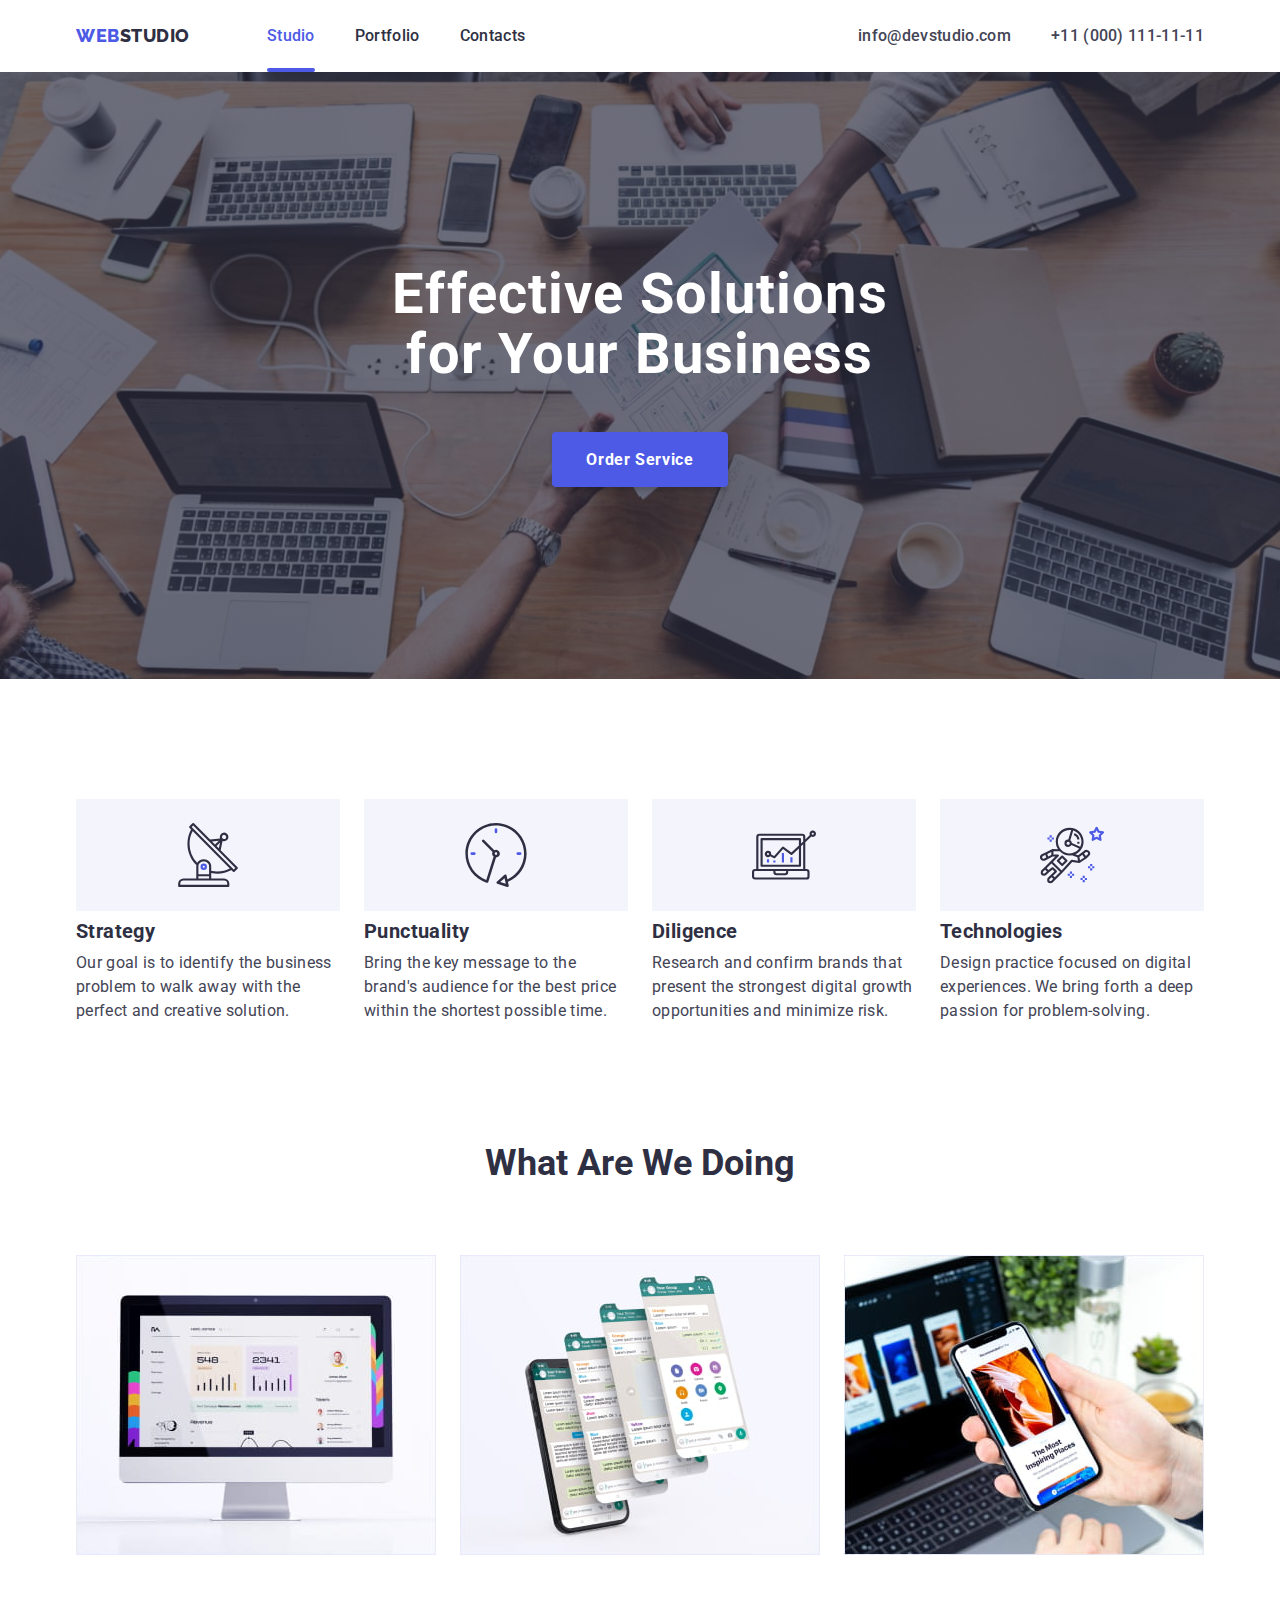
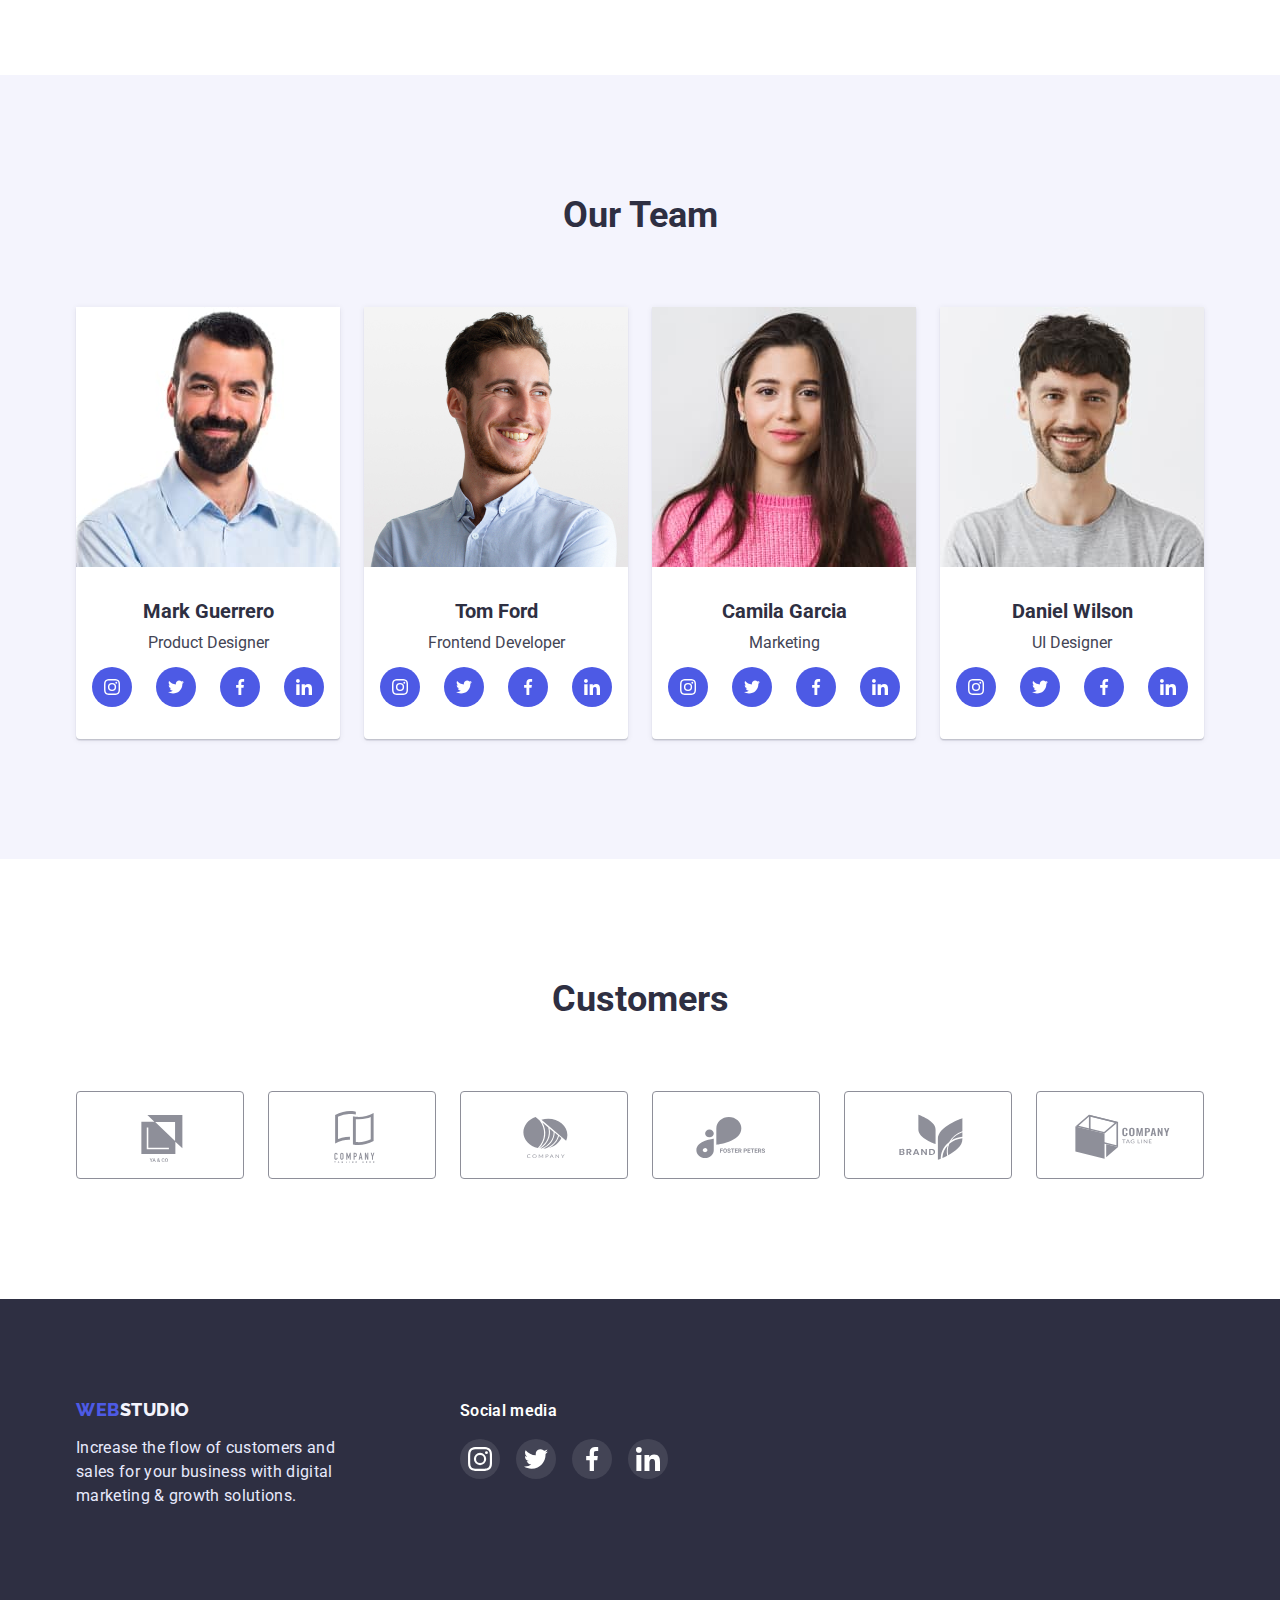
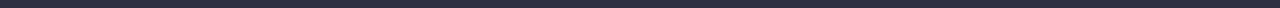
<file: index.html>
<!DOCTYPE html>
<html lang="en">
  <head>
    <link
      rel="stylesheet"
      href="https://cdnjs.cloudflare.com/ajax/libs/modern-normalize/1.0.0/modern-normalize.min.css"
    />
    <meta charset="UTF-8" />
    <meta http-equiv="X-UA-Compatible" content="IE=edge" />
    <meta name="viewport" content="width=device-width, initial-scale=1.0" />
    <title>Web Studio</title>
    <link rel="preconnect" href="https://fonts.googleapis.com" />
    <link rel="preconnect" href="https://fonts.gstatic.com" crossorigin />
    <link
      href="https://fonts.googleapis.com/css2?family=Raleway:wght@800&family=Roboto:wght@400;500;700;900&display=swap"
      rel="stylesheet"
    />
    <link rel="stylesheet" href="./css/styles.css" />
  </head>

  <body>
    <!-- HEADER -->

    <header>
      <nav>
        <div class="container">
          <div class="header-nav">
            <div class="logo">
              <a href="./index.html" class="logo-web"
                >WEB<span class="logo-studio-header">STUDIO</span></a
              >
            </div>

            <ul class="header-links">
              <li>
                <a class="header-link current" href="./index.html">Studio</a>
              </li>

              <li>
                <a class="header-link" href="./portfolio.html">Portfolio</a>
              </li>

              <li><a class="header-link" href="">Contacts</a></li>
            </ul>

            <ul class="header-contacts">
              <li>
                <a class="header-contact" href="mailto:info@devstudio.com"
                  >info@devstudio.com</a
                >
              </li>

              <li>
                <a class="header-contact" href="tel:+110001111111"
                  >+11 (000) 111-11-11</a
                >
              </li>
            </ul>
          </div>
        </div>
      </nav>
    </header>

    <main>
      <!-- HERO -->

      <section class="section-hero">
        <div class="container">
          <h1 class="title-hero">Effective Solutions for Your Business</h1>
          <button class="button-hero" type="button" data-modal-open>
            Order Service
          </button>
        </div>
      </section>

      <!-- SCILLS -->

      <section class="scills-padding">
        <div class="container">
          <h2 class="scills-title-visually-hidden">Skills</h2>

          <ul class="scills-card-set">
            <li class="scills-card-gap">
              <div class="scills-icon-bg">
                <svg class="icon-antenna" height="64" width="64">
                  <use href="./images/sprite.svg#antenna"></use>
                </svg>
              </div>
              <h3 class="scills-title">Strategy</h3>
              <p class="scills-text">
                Our goal is to identify the business problem to walk away with
                the perfect and creative solution.
              </p>
            </li>

            <li class="scills-card-gap">
              <div class="scills-icon-bg">
                <svg class="scills-icon">
                  <use href="./images/sprite.svg#clock"></use>
                </svg>
              </div>
              <h3 class="scills-title">Punctuality</h3>
              <p class="scills-text">
                Bring the key message to the brand's audience for the best price
                within the shortest possible time.
              </p>
            </li>

            <li class="scills-card-gap">
              <div class="scills-icon-bg">
                <svg class="scills-icon">
                  <use href="./images/sprite.svg#diagram"></use>
                </svg>
              </div>
              <h3 class="scills-title">Diligence</h3>
              <p class="scills-text">
                Research and confirm brands that present the strongest digital
                growth opportunities and minimize risk.
              </p>
            </li>

            <li class="scills-card-gap">
              <div class="scills-icon-bg">
                <svg class="scills-icon">
                  <use href="./images/sprite.svg#astronaut"></use>
                </svg>
              </div>
              <h3 class="scills-title">Technologies</h3>
              <p class="scills-text">
                Design practice focused on digital experiences. We bring forth a
                deep passion for problem-solving.
              </p>
            </li>
          </ul>
        </div>
      </section>

      <!-- SECTION WITH WORKS -->
      <section class="works-padding">
        <div class="container">
          <h2 class="photo-title">What Are We Doing</h2>

          <ul class="photo-card-set">
            <li class="image-size">
              <img src="./images/pc.jpg" alt="photo of pc" width="360" />
            </li>

            <li class="image-size">
              <img
                src="./images/mobile.jpg"
                alt="photo of mobile"
                width="360"
              />
            </li>

            <li class="image-size">
              <img
                src="./images/notebook.jpg"
                alt="photo of notebook"
                width="360"
              />
            </li>
          </ul>
        </div>
      </section>

      <!-- TEAM CARDS -->

      <section class="team-style">
        <div class="container">
          <h2 class="team-title">Our Team</h2>

          <ul class="team-card-set">
            <li class="unit-of-team">
              <img
                class="image-size"
                src="./images/markguerrero.jpg"
                alt="photo of mark guerrero"
              />
              <div class="team-card-text">
                <h3 class="unit-title">Mark Guerrero</h3>
                <p class="unit-text">Product Designer</p>
                <ul class="sonet-set">
                  <li class="sonet-unit">
                    <a class="sonet-link" href="">
                      <svg class="sonet-icon">
                        <use href="./images/sprite.svg#instagram"></use>
                      </svg>
                    </a>
                  </li>
                  <li class="sonet-unit">
                    <a class="sonet-link" href="">
                      <svg class="sonet-icon">
                        <use href="./images/sprite.svg#twitter"></use>
                      </svg>
                    </a>
                  </li>
                  <li class="sonet-unit">
                    <a class="sonet-link" href="">
                      <svg class="sonet-icon">
                        <use href="./images/sprite.svg#facebook"></use>
                      </svg>
                    </a>
                  </li>
                  <li class="sonet-unit">
                    <a class="sonet-link" href="">
                      <svg class="sonet-icon">
                        <use href="./images/sprite.svg#linkedin"></use>
                      </svg>
                    </a>
                  </li>
                </ul>
              </div>
            </li>

            <li class="unit-of-team">
              <img
                class="image-size"
                src="./images/tomford.jpg"
                alt="photo of tom ford"
              />
              <div class="team-card-text">
                <h3 class="unit-title">Tom Ford</h3>
                <p class="unit-text">Frontend Developer</p>
                <ul class="sonet-set">
                  <li class="sonet-unit">
                    <a class="sonet-link" href="">
                      <svg class="sonet-icon">
                        <use href="./images/sprite.svg#instagram"></use>
                      </svg>
                    </a>
                  </li>
                  <li class="sonet-unit">
                    <a class="sonet-link" href="">
                      <svg class="sonet-icon">
                        <use href="./images/sprite.svg#twitter"></use>
                      </svg>
                    </a>
                  </li>
                  <li class="sonet-unit">
                    <a class="sonet-link" href="">
                      <svg class="sonet-icon">
                        <use href="./images/sprite.svg#facebook"></use>
                      </svg>
                    </a>
                  </li>
                  <li class="sonet-unit">
                    <a class="sonet-link" href="">
                      <svg class="sonet-icon">
                        <use href="./images/sprite.svg#linkedin"></use>
                      </svg>
                    </a>
                  </li>
                </ul>
              </div>
            </li>

            <li class="unit-of-team">
              <img
                class="image-size"
                src="./images/camilagarcia.jpg"
                alt="photo of camila garcia"
              />
              <div class="team-card-text">
                <h3 class="unit-title">Camila Garcia</h3>
                <p class="unit-text">Marketing</p>
                <ul class="sonet-set">
                  <li class="sonet-unit">
                    <a class="sonet-link" href="">
                      <svg class="sonet-icon">
                        <use href="./images/sprite.svg#instagram"></use>
                      </svg>
                    </a>
                  </li>
                  <li class="sonet-unit">
                    <a class="sonet-link" href="">
                      <svg class="sonet-icon">
                        <use href="./images/sprite.svg#twitter"></use>
                      </svg>
                    </a>
                  </li>
                  <li class="sonet-unit">
                    <a class="sonet-link" href="">
                      <svg class="sonet-icon">
                        <use href="./images/sprite.svg#facebook"></use>
                      </svg>
                    </a>
                  </li>
                  <li class="sonet-unit">
                    <a class="sonet-link" href="">
                      <svg class="sonet-icon">
                        <use href="./images/sprite.svg#linkedin"></use>
                      </svg>
                    </a>
                  </li>
                </ul>
              </div>
            </li>

            <li class="unit-of-team">
              <img
                class="image-size"
                src="./images/danielwilson.jpg"
                alt="photo of daniel wilson"
              />
              <div class="team-card-text">
                <h3 class="unit-title">Daniel Wilson</h3>
                <p class="unit-text">UI Designer</p>
                <ul class="sonet-set">
                  <li class="sonet-unit">
                    <a class="sonet-link" href="">
                      <svg class="sonet-icon">
                        <use href="./images/sprite.svg#instagram"></use>
                      </svg>
                    </a>
                  </li>
                  <li class="sonet-unit">
                    <a class="sonet-link" href="">
                      <svg class="sonet-icon">
                        <use href="./images/sprite.svg#twitter"></use>
                      </svg>
                    </a>
                  </li>
                  <li class="sonet-unit">
                    <a class="sonet-link" href="">
                      <svg class="sonet-icon">
                        <use href="./images/sprite.svg#facebook"></use>
                      </svg>
                    </a>
                  </li>
                  <li class="sonet-unit">
                    <a class="sonet-link" href="">
                      <svg class="sonet-icon">
                        <use href="./images/sprite.svg#linkedin"></use>
                      </svg>
                    </a>
                  </li>
                </ul>
              </div>
            </li>
          </ul>
        </div>
      </section>
    </main>

    <!-- CUSTOMERS -->

    <section class="customers-section">
      <div class="container">
        <h2 class="customers-title">Customers</h2>
        <ul class="customers-set">
          <li class="customer-unit">
            <a class="customer-link" href="">
              <svg class="customer-icon">
                <use href="./images/sprite.svg#client-1"></use>
              </svg>
            </a>
          </li>
          <li class="customer-unit">
            <a class="customer-link" href="">
              <svg class="customer-icon">
                <use href="./images/sprite.svg#client-2"></use>
              </svg>
            </a>
          </li>
          <li class="customer-unit">
            <a class="customer-link" href="">
              <svg class="customer-icon">
                <use href="./images/sprite.svg#client-3"></use>
              </svg>
            </a>
          </li>
          <li class="customer-unit">
            <a class="customer-link" href="">
              <svg class="customer-icon">
                <use href="./images/sprite.svg#client-4"></use>
              </svg>
            </a>
          </li>
          <li class="customer-unit">
            <a class="customer-link" href="">
              <svg class="customer-icon">
                <use href="./images/sprite.svg#client-5"></use>
              </svg>
            </a>
          </li>
          <li class="customer-unit">
            <a class="customer-link" href="">
              <svg class="customer-icon">
                <use href="./images/sprite.svg#client-6"></use>
              </svg>
            </a>
          </li>
        </ul>
      </div>
    </section>

    <!-- FOOTER -->

    <footer class="footer-style">
      <div class="container">
        <div class="blocks-of-footer">
          <div class="footer-text-block">
            <a href="./index.html" class="logo-web"
              >WEB<span class="logo-studio-footer">STUDIO</span>
            </a>
            <p class="text-of-footer">
              Increase the flow of customers and sales for your business with
              digital marketing & growth solutions.
            </p>
          </div>
          <div class="footer-soc-media">
            <p class="soc-media-title">Social media</p>
            <ul class="footer-sonet-set">
              <li class="footer-sonet-unit">
                <a class="footer-sonet-link" href="">
                  <svg class="footer-sonet-icon">
                    <use href="./images/sprite.svg#instagram"></use>
                  </svg>
                </a>
              </li>
              <li class="footer-sonet-unit">
                <a class="footer-sonet-link" href="">
                  <svg class="footer-sonet-icon">
                    <use href="./images/sprite.svg#twitter"></use>
                  </svg>
                </a>
              </li>
              <li class="footer-sonet-unit">
                <a class="footer-sonet-link" href="">
                  <svg class="footer-sonet-icon">
                    <use href="./images/sprite.svg#facebook"></use>
                  </svg>
                </a>
              </li>
              <li class="footer-sonet-unit">
                <a class="footer-sonet-link" href="">
                  <svg class="footer-sonet-icon">
                    <use href="./images/sprite.svg#linkedin"></use>
                  </svg>
                </a>
              </li>
            </ul>
          </div>
        </div>
      </div>
    </footer>
    <div class="backdrop is-hidden" data-modal>
      <div class="modal">
        <button class="modal-btn-close" data-modal-close></button>
      </div>
    </div>

    <script src="./js/modal.js"></script>
  </body>
</html>
</file>
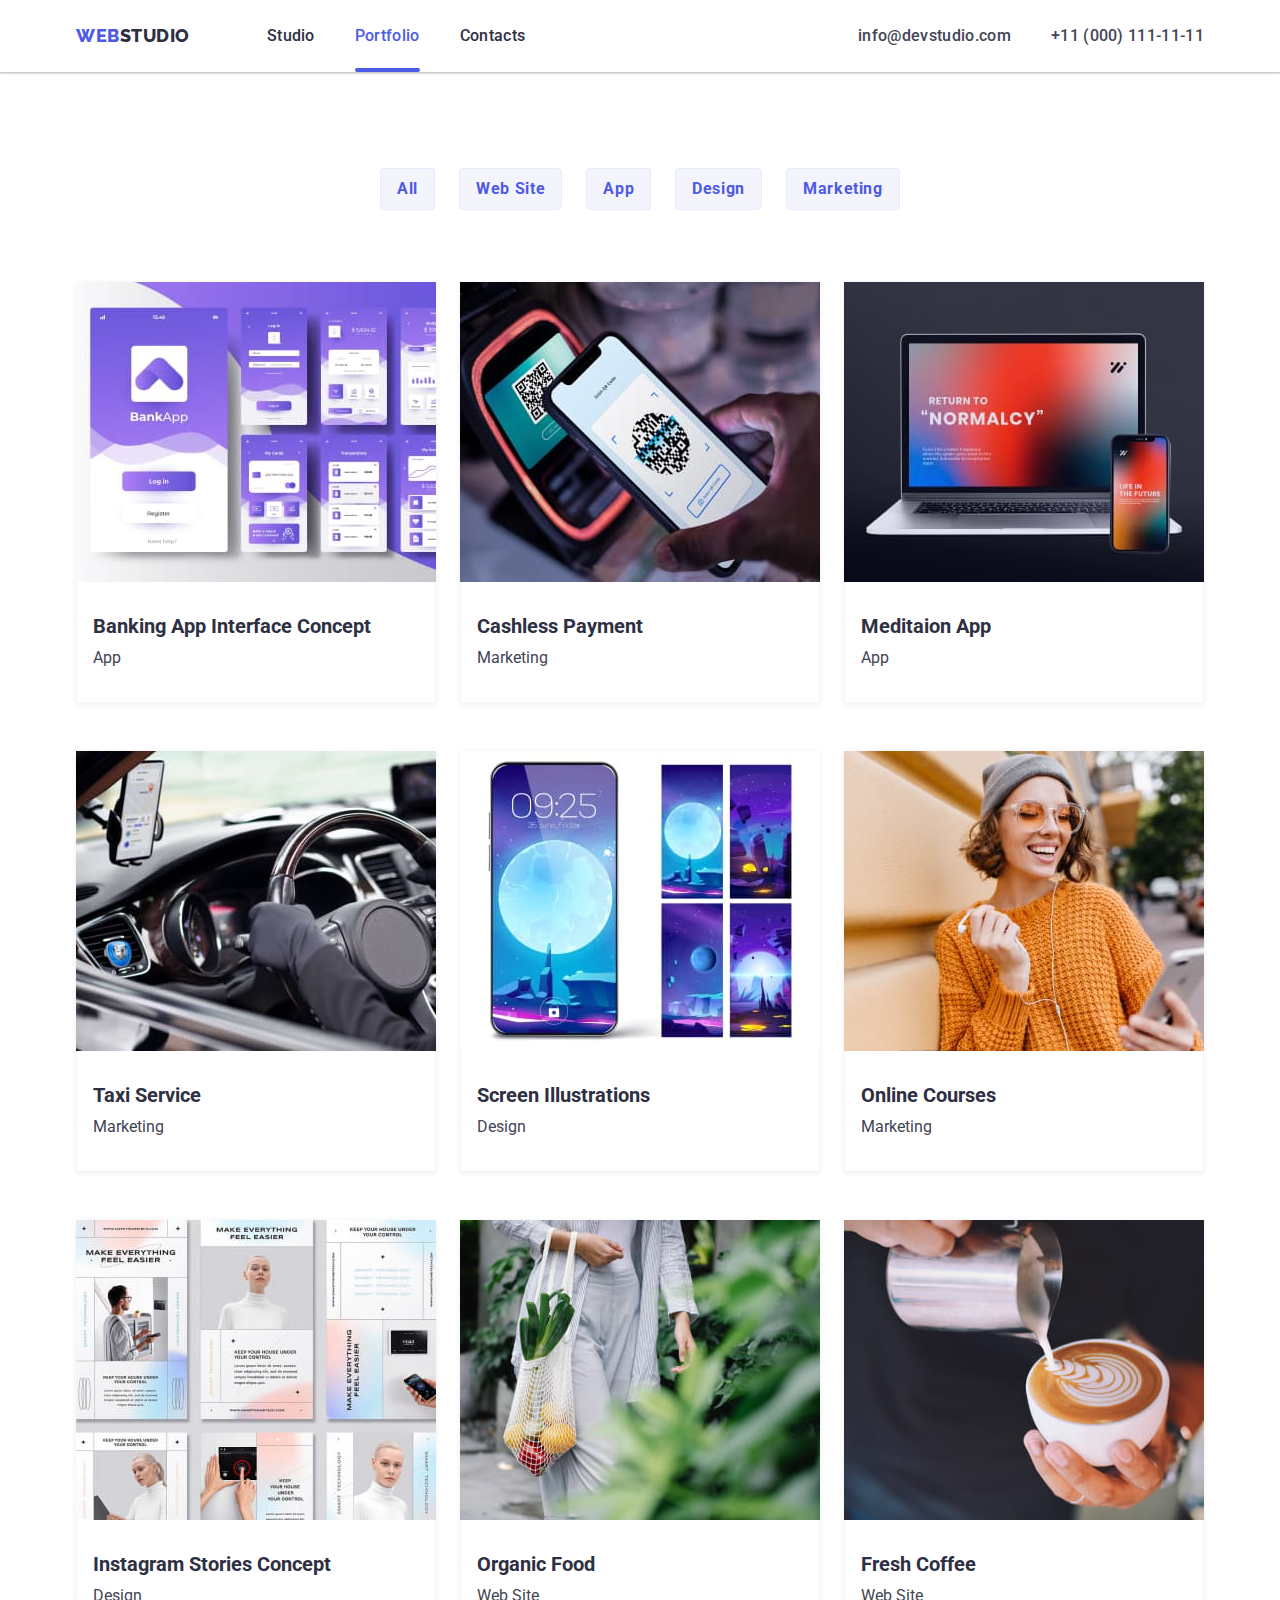
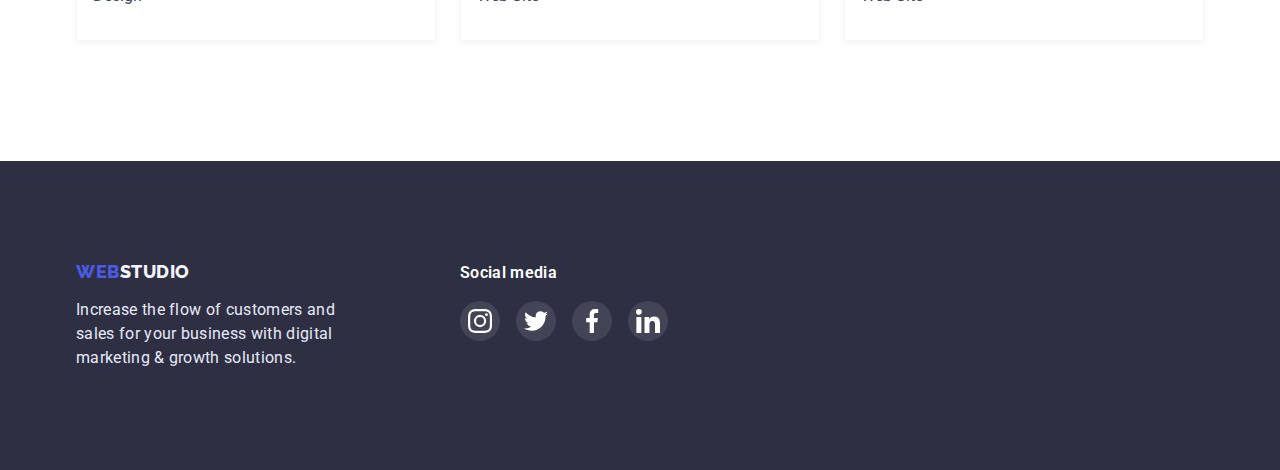
<file: portfolio.html>
<!DOCTYPE html>
<html lang="en">
  <head>
    <link
      rel="stylesheet"
      href="https://cdnjs.cloudflare.com/ajax/libs/modern-normalize/1.0.0/modern-normalize.min.css"
    />
    <meta charset="UTF-8" />
    <meta http-equiv="X-UA-Compatible" content="IE=edge" />
    <meta name="viewport" content="width=device-width, initial-scale=1.0" />
    <title>Web Studio</title>
    <link rel="preconnect" href="https://fonts.googleapis.com" />
    <link rel="preconnect" href="https://fonts.gstatic.com" crossorigin />
    <link
      href="https://fonts.googleapis.com/css2?family=Raleway:wght@800&family=Roboto:wght@400;500;700;900&display=swap"
      rel="stylesheet"
    />
    <link rel="stylesheet" href="./css/styles.css" />
  </head>
  <body>
    <!-- HEADER -->

    <!-- Ментор Дарья в Slack сказала, что тень должна быть присвоена
   именно header а не контейнеру входящему в него! -->

    <header class="header-shadow">
      <nav>
        <div class="container">
          <div class="header-nav">
            <div class="logo">
              <a href="./index.html" class="logo-web"
                >WEB<span class="logo-studio-header">STUDIO</span></a
              >
            </div>

            <ul class="header-links">
              <li><a class="header-link" href="./index.html">Studio</a></li>

              <li>
                <a class="header-link current" href="./portfolio.html">Portfolio</a>
              </li>

              <li><a class="header-link" href="">Contacts</a></li>
            </ul>

            <ul class="header-contacts">
              <li>
                <a class="header-contact" href="mailto:info@devstudio.com"
                  >info@devstudio.com</a
                >
              </li>

              <li>
                <a class="header-contact" href="tel:+110001111111"
                  >+11 (000) 111-11-11</a
                >
              </li>
            </ul>
          </div>
        </div>
      </nav>
    </header>

    <main>
      <section class="main-padding">
        <div class="container">
          <!-- hidden h1 -->
          <h1 class="portfolio-title-visually-hidden">Portfolio</h1>

          <!-- NAVIGATION PORTFOLIO BUTTON -->

          <ul class="btns-list">
            <li>
              <button type="button" class="button-portfolio">All</button>
            </li>
            <li>
              <button type="button" class="button-portfolio">Web Site</button>
            </li>
            <li>
              <button type="button" class="button-portfolio">App</button>
            </li>
            <li>
              <button type="button" class="button-portfolio">Design</button>
            </li>
            <li>
              <button type="button" class="button-portfolio">Marketing</button>
            </li>
          </ul>

          <!-- GRID OF CARDS -->

          <ul class="grid-cards">
            <li class="card-portfolio">
              <!-- заготовка ссылки -->
              <a class="card-shadow" href="">
                <div class="card-thumb">
                  <img
                    class="image-size"
                    src="./images/portbanking.jpg"
                    alt="photo of bank app"
                    width="360"
                  />
                  <div class="card-txt-hidden">
                    <p class="txt-on-blue">
                      14 Stylish and User-Friendly App Design Concepts · Task
                      Manager App · Calorie Tracker App · Exotic Fruit Ecommerce
                      App · Cloud Storage App
                    </p>
                  </div>
                </div>
                <div class="card-txt-padding">
                  <h3 class="card-title">Banking App Interface Concept</h3>
                  <p class="card-text">App</p>
                </div>
              </a>
            </li>

            <li class="card-portfolio">
              <!-- заготовка ссылки -->
              <a class="card-shadow" href="">
                <div class="card-thumb">
                  <img
                    class="image-size"
                    src="./images/portcashless.jpg"
                    alt="photo of mobile and terminal"
                    width="360"
                  />
                  <div class="card-txt-hidden">
                    <p class="txt-on-blue">
                      14 Stylish and User-Friendly App Design Concepts · Task
                      Manager App · Calorie Tracker App · Exotic Fruit Ecommerce
                      App · Cloud Storage App
                    </p>
                  </div>
                </div>
                <div class="card-txt-padding">
                  <h3 class="card-title">Cashless Payment</h3>
                  <p class="card-text">Marketing</p>
                </div>
              </a>
            </li>

            <li class="card-portfolio">
              <!-- заготовка ссылки -->
              <a class="card-shadow" href="">
                <div class="card-thumb">
                  <img
                    class="image-size"
                    src="./images/portmeditaion.jpg"
                    alt="photo of laptop and mobile"
                    width="360"
                  />
                  <div class="card-txt-hidden">
                    <p class="txt-on-blue">
                      14 Stylish and User-Friendly App Design Concepts · Task
                      Manager App · Calorie Tracker App · Exotic Fruit Ecommerce
                      App · Cloud Storage App
                    </p>
                  </div>
                </div>
                <div class="card-txt-padding">
                  <h3 class="card-title">Meditaion App</h3>
                  <p class="card-text">App</p>
                </div>
              </a>
            </li>

            <li class="card-portfolio">
              <!-- заготовка ссылки -->
              <a class="card-shadow" href="">
                <div class="card-thumb">
                  <img
                    class="image-size"
                    src="./images/porttaxi.jpg"
                    alt="photo bar of car "
                    width="360"
                  />
                  <div class="card-txt-hidden">
                    <p class="txt-on-blue">
                      14 Stylish and User-Friendly App Design Concepts · Task
                      Manager App · Calorie Tracker App · Exotic Fruit Ecommerce
                      App · Cloud Storage App
                    </p>
                  </div>
                </div>
                <div class="card-txt-padding">
                  <h3 class="card-title">Taxi Service</h3>
                  <p class="card-text">Marketing</p>
                </div>
              </a>
            </li>

            <li class="card-portfolio">
              <!-- заготовка ссылки -->
              <a class="card-shadow" href="">
                <div class="card-thumb">
                  <img
                    class="image-size"
                    src="./images/portscreen.jpg"
                    alt="photo screen illustration"
                    width="360"
                  />
                  <div class="card-txt-hidden">
                    <p class="txt-on-blue">
                      14 Stylish and User-Friendly App Design Concepts · Task
                      Manager App · Calorie Tracker App · Exotic Fruit Ecommerce
                      App · Cloud Storage App
                    </p>
                  </div>
                </div>
                <div class="card-txt-padding">
                  <h3 class="card-title">Screen Illustrations</h3>
                  <p class="card-text">Design</p>
                </div>
              </a>
            </li>

            <li class="card-portfolio">
              <!-- заготовка ссылки -->
              <a class="card-shadow" href="">
                <div class="card-thumb">
                  <img
                    class="image-size"
                    src="./images/portonline.jpg"
                    alt="photo of girl in glass"
                    width="360"
                  />
                  <div class="card-txt-hidden">
                    <p class="txt-on-blue">
                      14 Stylish and User-Friendly App Design Concepts · Task
                      Manager App · Calorie Tracker App · Exotic Fruit Ecommerce
                      App · Cloud Storage App
                    </p>
                  </div>
                </div>
                <div class="card-txt-padding">
                  <h3 class="card-title">Online Courses</h3>
                  <p class="card-text">Marketing</p>
                </div>
              </a>
            </li>

            <li class="card-portfolio">
              <!-- заготовка ссылки -->
              <a class="card-shadow" href="">
                <div class="card-thumb">
                  <img
                    class="image-size"
                    src="./images/portinsta.jpg"
                    alt="photo of instagram"
                    width="360"
                  />
                  <div class="card-txt-hidden">
                    <p class="txt-on-blue">
                      14 Stylish and User-Friendly App Design Concepts · Task
                      Manager App · Calorie Tracker App · Exotic Fruit Ecommerce
                      App · Cloud Storage App
                    </p>
                  </div>
                </div>
                <div class="card-txt-padding">
                  <h3 class="card-title">Instagram Stories Concept</h3>
                  <p class="card-text">Design</p>
                </div>
              </a>
            </li>

            <li class="card-portfolio">
              <!-- заготовка ссылки -->
              <a class="card-shadow" href="">
                <div class="card-thumb">
                  <img
                    class="image-size"
                    src="./images/portorganic.jpg"
                    alt="photo of food in bag"
                    width="360"
                  />
                  <div class="card-txt-hidden">
                    <p class="txt-on-blue">
                      14 Stylish and User-Friendly App Design Concepts · Task
                      Manager App · Calorie Tracker App · Exotic Fruit Ecommerce
                      App · Cloud Storage App
                    </p>
                  </div>
                </div>
                <div class="card-txt-padding">
                  <h3 class="card-title">Organic Food</h3>
                  <p class="card-text">Web Site</p>
                </div>
              </a>
            </li>

            <li class="card-portfolio">
              <!-- заготовка ссылки -->
              <a class="card-shadow" href="">
                <div class="card-thumb">
                  <img
                    class="image-size"
                    src="./images/portfresh.jpg"
                    alt="photo of cup with coffee"
                    width="360"
                  />
                  <div class="card-txt-hidden">
                    <p class="txt-on-blue">
                      14 Stylish and User-Friendly App Design Concepts · Task
                      Manager App · Calorie Tracker App · Exotic Fruit Ecommerce
                      App · Cloud Storage App
                    </p>
                  </div>
                </div>
                <div class="card-txt-padding">
                  <h3 class="card-title">Fresh Coffee</h3>
                  <p class="card-text">Web Site</p>
                </div>
              </a>
            </li>
          </ul>
        </div>
      </section>
    </main>

    <footer class="footer-style">
      <div class="container">
        <div class="blocks-of-footer">
          <div class="footer-text-block">
            <a href="./index.html" class="logo-web"
              >WEB<span class="logo-studio-footer">STUDIO</span>
            </a>
            <p class="text-of-footer">
              Increase the flow of customers and sales for your business with
              digital marketing & growth solutions.
            </p>
          </div>
          <div class="footer-soc-media">
            <p class="soc-media-title">Social media</p>
            <ul class="footer-sonet-set">
              <li class="footer-sonet-unit">
                <a class="footer-sonet-link" href="">
                  <svg class="footer-sonet-icon">
                    <use href="./images/sprite.svg#instagram"></use>
                  </svg>
                </a>
              </li>
              <li class="footer-sonet-unit">
                <a class="footer-sonet-link" href="">
                  <svg class="footer-sonet-icon">
                    <use href="./images/sprite.svg#twitter"></use>
                  </svg>
                </a>
              </li>
              <li class="footer-sonet-unit">
                <a class="footer-sonet-link" href="">
                  <svg class="footer-sonet-icon">
                    <use href="./images/sprite.svg#facebook"></use>
                  </svg>
                </a>
              </li>
              <li class="footer-sonet-unit">
                <a class="footer-sonet-link" href="">
                  <svg class="footer-sonet-icon">
                    <use href="./images/sprite.svg#linkedin"></use>
                  </svg>
                </a>
              </li>
            </ul>
          </div>
        </div>
      </div>
    </footer>
  </body>
</html>
</file>
<file: css/styles.css>
*,
*::before,
*::after {
  box-sizing: border-box;
}

body {
  font-family: "Roboto", sans-serif;
  color: var(--dark-color);
}

a,
h1,
h2,
h3,
h4,
h5,
h6,
p,
ul {
  margin: 0;
  padding: 0;
  list-style: none;
  text-decoration: none;
}

img {
  display: block;
  max-width: 100%;
  height: auto;
}

/* VAR (colors of project) */

:root {
  --pb-color: #4d5ae5;
  --dark-color: #2e2f42;
  --suc-color: #31d0aa;
  --txt-color: #434455;
  --subtxt-color: #8e8f99;
  --accent-color: #e7e9fc;
  --light-color: #f4f4fd;
  --additional-color: #ffffff;
  --time-of-transition: 250ms;
  --cubic-of-transition: cubic-bezier(0.4, 0, 0.2, 1);
}

/* HEADER */

.container {
  width: 1158px;
  margin-left: auto;
  margin-right: auto;
  padding: 0 15px;
}

.header-shadow {
  box-shadow: 0px 2px 1px rgba(46, 47, 66, 0.08),
    0px 1px 1px rgba(46, 47, 66, 0.16), 0px 1px 6px rgba(46, 47, 66, 0.08);
}

.header-nav {
  display: flex;
  align-items: center;
}

.logo {
  display: inline-block;
}

.logo-web {
  font-family: "Raleway", sans-serif;
  font-weight: 800;
  font-size: 18px;
  line-height: 1.166;
  letter-spacing: 0.03em;
  color: var(--pb-color);
}

.logo-web > .logo-studio-header {
  color: var(--dark-color);
}

.logo-web > .logo-studio-footer {
  color: var(--light-color);
}

.header-links {
  display: flex;
  margin: 0 0 0 77px;
  gap: 40px;
}

.header-link {
  display: inline-block;

  position: relative;

  font-weight: 500;
  font-size: 16px;
  line-height: 1.5;
  letter-spacing: 0.02em;
  color: var(--dark-color);
  padding: 24px 0;
  transition: color var(--time-of-transition) cubic-bezier(0.4, 0, 0.2, 1);
}

.header-link.current::after {
  content: "";

  position: absolute;
  left: 0;
  bottom: 0;

  display: block;
  width: 100%;
  height: 4px;
  border-radius: 2px;
  background-color: var(--pb-color);
}

.header-link.current{
  color: var(--pb-color);
}

.header-links .header-link:hover,
.header-links .header-link:focus {
  color: var(--pb-color);
}

.header-contacts {
  display: flex;
  margin: 0 0 0 auto;
  gap: 40px;
}

.header-contact {
  display: inline-block;
  font-weight: 500;
  font-size: 16px;
  line-height: 1.5;
  letter-spacing: 0.02em;
  color: var(--txt-color);
  padding: 24px 0;
  transition: color var(--time-of-transition) cubic-bezier(0.4, 0, 0.2, 1);
}

.header-contacts .header-contact:hover,
.header-contacts .header-contact:focus {
  color: var(--pb-color);
}

/* HERO */

.section-hero {
  padding: 192px 0;
  text-align: center;
  background-image: linear-gradient(
      to right,
      rgba(46, 47, 66, 0.7),
      rgba(46, 47, 66, 0.7)
    ),
    url(../images/people-office.jpg);
  margin: 0 auto;
  max-width: 1600px;
  background-size: cover;
  background-repeat: no-repeat;
  background-position: center;
}

.title-hero {
  margin: 0 auto 48px auto;
  text-align: center;
  max-width: 526px;
  font-weight: 700;
  font-size: 56px;
  line-height: 1.0714;
  letter-spacing: 0.02em;
  color: var(--additional-color);
}

.button-hero {
  background: var(--pb-color);
  border-color: transparent;
  border-radius: 4px;
  box-shadow: 0px 4px 4px rgba(0, 0, 0, 0.15);
  padding: 16px 32px;
  font-family: inherit;
  font-weight: 700;
  font-size: 16px;
  line-height: 1.1875;
  letter-spacing: 0.04em;
  color: var(--additional-color);
  cursor: pointer;
  transition: box-shadow var(--time-of-transition) cubic-bezier(0.4, 0, 0.2, 1);
}

.button-hero:hover,
.button-hero:focus {
  box-shadow: 0px 1px 6px rgba(46, 47, 66, 0.08),
    0px 1px 1px rgba(46, 47, 66, 0.16), 0px 2px 1px rgba(46, 47, 66, 0.08);
}

.button-hero:active {
  background: #404bbf;
  box-shadow: 0px 4px 4px rgba(0, 0, 0, 0.15);
}

/* SCILLS */

.scills-padding {
  padding: 120px 0;
}

.scills-title-visually-hidden {
  position: absolute;
  white-space: nowrap;
  width: 1px;
  height: 1px;
  overflow: hidden;
  border: 0;
  padding: 0;
  clip: rect(0 0 0 0);
  clip-path: inset(50%);
  margin: -1px;
}

.scills-card-set {
  display: flex;
  gap: 24px;
}

.scills-card-set > .scills-card-gap {
  flex-basis: calc((100% - 3 * 24px) / 4);
}

.scills-icon-bg {
  display: flex;
  justify-content: center;
  align-items: center;
  background-color: var(--light-color);
  height: 112px;
  margin-bottom: 8px;
}

.scills-icon {
  width: 64px;
  height: 64px;
}

.scills-title {
  font-style: normal;
  font-weight: 700;
  font-size: 20px;
  line-height: 1.2;
  letter-spacing: 0.02em;
  color: var(--dark-color);
}

.scills-text {
  margin-top: 8px;
  font-weight: 400;
  font-size: 16px;
  line-height: 1.5;
  letter-spacing: 0.02em;
  color: var(--txt-color);
}

/* PHOTO CARDS */

.works-padding {
  padding-bottom: 120px;
}

.photo-title {
  font-weight: 700;
  font-size: 36px;
  line-height: 1.1111;
  color: var(--dark-color);
  text-align: center;
}

.photo-card-set {
  display: flex;
  gap: 24px;
  margin-top: 72px;
}

.photo-card-set > .image-size {
  flex-basis: calc((100% - 2 * 24px) / 3);
}

/* TEAM CARDS */

.team-style {
  background-color: var(--light-color);
  padding: 120px 0;
}

.team-title {
  font-weight: 700;
  font-size: 36px;
  line-height: 1.1111;
  color: var(--dark-color);
  text-align: center;
}

.team-card-set {
  display: flex;
  gap: 24px;
  margin-top: 72px;
}

.team-card-set > .unit-of-team {
  flex-basis: calc((100% - 3 * 24px) / 4);
  background: var(--additional-color);
  box-shadow: 0px 1px 6px rgba(46, 47, 66, 0.08),
    0px 1px 1px rgba(46, 47, 66, 0.16), 0px 2px 1px rgba(46, 47, 66, 0.08);
  border-radius: 0px 0px 4px 4px;
}

.team-card-text {
  padding: 32px 16px;
  text-align: center;
}

.unit-title {
  font-weight: 700;
  font-size: 20px;
  line-height: 1.2;
  color: var(--dark-color);
  margin-bottom: 8px;
}

.unit-text {
  font-weight: 400;
  font-size: 16px;
  line-height: 1.5;
  color: var(--txt-color);
}

.sonet-set {
  display: flex;
  gap: 24px;
  margin-top: 12px;
}

.sonet-set > .sonet-unit {
  flex-basis: calc((100% - 3 * 24px) / 4);
}

.sonet-link {
  display: block;
  width: 40px;
  height: 40px;
  padding: 12px;
  border: none;
  border-radius: 50%;
  background-color: var(--pb-color);
  fill: var(--additional-color);
}

.sonet-icon {
  width: 16px;
  height: 16px;
}

/* CUSTOMERS */

.customers-section {
  padding: 120px 0;
}

.customers-title {
  font-weight: 700;
  font-size: 36px;
  line-height: 1.1111;
  color: var(--dark-color);
  text-align: center;
}

.customers-set {
  display: flex;
  gap: 24px;
  margin-top: 72px;
}

.customers-set > .customer-unit {
  flex-basis: calc((100% - 5 * 24px) / 6);
}

.customer-link {
  display: block;
  width: 168px;
  height: 88px;
  padding: 16px 32px;
  border: 1px solid var(--subtxt-color);
  border-radius: 4px;
  fill: var(--subtxt-color);
  transition: border var(--time-of-transition) cubic-bezier(0.4, 0, 0.2, 1),
    fill var(--time-of-transition) cubic-bezier(0.4, 0, 0.2, 1);
}

.customer-icon {
  width: 104px;
  height: 56px;
}

.customer-link:hover,
.customer-link:focus {
  border: 1px solid var(--pb-color);
  fill: var(--pb-color);
}

/* FOOTER */

.footer-style {
  background-color: var(--dark-color);
  padding: 100px 0;
}

.blocks-of-footer {
  display: flex;
}

.footer-text-block {
  display: block;
  width: 264px;
}

.text-of-footer {
  display: inline-block;
  width: 264px;
  font-weight: 400;
  font-size: 16px;
  line-height: 1.5;
  letter-spacing: 0.02em;
  color: var(--accent-color);
  margin-top: 16px;
}

.footer-soc-media {
  display: block;
  width: 208px;
  margin-left: 120px;
}

.soc-media-title {
  font-weight: 600;
  font-size: 16px;
  line-height: 1.5;
  letter-spacing: 0.02em;
  color: var(--additional-color);
}

.footer-sonet-set {
  display: flex;
  gap: 16px;
  margin-top: 16px;
}

.footer-sonet-set > .footer-sonet-unit {
  flex-basis: calc((100% - 3 * 16px) / 4);
}

.footer-sonet-link {
  display: block;
  width: 40px;
  height: 40px;
  padding: 8px;
  border: none;
  border-radius: 50%;
  background-color: rgba(255, 255, 255, 0.1);
  fill: var(--additional-color);
  transition: background-color var(--time-of-transition)
    cubic-bezier(0.4, 0, 0.2, 1);
}

.footer-sonet-icon {
  width: 24px;
  height: 24px;
}

.footer-sonet-link:hover,
.footer-sonet-link:focus {
  background-color: rgba(49, 208, 170, 1);
}

.backdrop {
  position: fixed;
  top: 0;
  left: 0;

  width: 100%;
  height: 100%;
  background-color: rgba(46, 47, 66, 0.4);

  opacity: 1;
  transition: opacity var(--time-of-transition) var(--cubic-of-transition);
}

.backdrop.is-hidden {
  opacity: 0;
  pointer-events: none;
}

.backdrop.is-hidden .modal {
  transform: translate(-50%, -50%) scale(0.9);
}

.modal {
  position: absolute;
  top: 50%;
  left: 50%;

  min-width: 408px;
  min-height: 576px;

  background: #fcfcfc;
  box-shadow: 0px 1px 1px rgba(0, 0, 0, 0.14), 0px 1px 3px rgba(0, 0, 0, 0.12),
    0px 2px 1px rgba(0, 0, 0, 0.2);
  border-radius: 4px;

  transform: translate(-50%, -50%) scale(1);
  transition: transform var(--time-of-transition) var(--cubic-of-transition);
}

.modal-btn-close {
  position: absolute;
  top: 24px;
  right: 24px;

  width: 24px;
  height: 24px;
  border-radius: 50%;
  padding: 8px;
  background: var(--accent-color);
  background-image: url("../images/close-black.svg");
  background-repeat: no-repeat;
  background-position: center;
  border: 1px solid rgba(0, 0, 0, 0.1);
  cursor: pointer;
}

.modal-btn-close:hover,
.modal-btn-close:focus {
  border: 1px solid transparent;
  box-shadow: 0px 1px 6px rgba(46, 47, 66, 0.08),
    0px 1px 1px rgba(46, 47, 66, 0.16), 0px 2px 1px rgba(46, 47, 66, 0.08);
}

/* Finish of styles for file "index.html"*/

/* Start of styles for file "portfolio.html" */

.main-padding {
  padding: 96px 0 120px 0;
}

.btns-list {
  display: flex;
  justify-content: center;
  gap: 24px;
  margin-bottom: 72px;
}

.button-portfolio {
  padding: 8px 16px;
  background: var(--light-color);
  border: 1px solid #e7e9fc;
  border-radius: 4px;
  font-family: inherit;
  font-weight: 700;
  font-size: 16px;
  line-height: 1.5;
  letter-spacing: 0.04em;
  color: var(--pb-color);
  cursor: pointer;
  transition: background var(--time-of-transition) cubic-bezier(0.4, 0, 0.2, 1),
    box-shadow var(--time-of-transition) cubic-bezier(0.4, 0, 0.2, 1),
    border-color var(--time-of-transition) cubic-bezier(0.4, 0, 0.2, 1),
    color var(--time-of-transition) cubic-bezier(0.4, 0, 0.2, 1);
}

.button-portfolio:hover,
.button-portfolio:focus {
  background: var(--pb-color);
  box-shadow: 0px 3px 1px rgba(0, 0, 0, 0.1), 0px 2px 1px rgba(0, 0, 0, 0.08),
    0px 2px 2px rgba(0, 0, 0, 0.12);
  border-color: transparent;
  color: var(--additional-color);
}

.portfolio-title-visually-hidden {
  position: absolute;
  white-space: nowrap;
  width: 1px;
  height: 1px;
  overflow: hidden;
  border: 0;
  padding: 0;
  clip: rect(0 0 0 0);
  clip-path: inset(50%);
  margin: -1px;
}

.grid-cards {
  display: flex;
  flex-wrap: wrap;
  row-gap: 48px;
  column-gap: 24px;
}

.grid-cards > .card-portfolio {
  flex-basis: calc((100% - 2 * 24px) / 3);
}

.card-shadow {
  display: block;
  box-shadow: 0px 1px 6px rgba(46, 47, 66, 0.08);
  transition: box-shadow var(--time-of-transition) cubic-bezier(0.4, 0, 0.2, 1);
}

.card-thumb {
  position: relative;
  overflow: hidden;
}

.card-txt-hidden {
  position: absolute;
  bottom: 0;
  left: 0;
  width: 100%;
  height: 100%;
  padding: 40px 32px 0;
  background-color: var(--pb-color);
  transform: translateY(100%);
  transition: transform var(--time-of-transition) var(--cubic-of-transition);
}

.txt-on-blue {
  font-weight: 400;
  font-size: 16px;
  line-height: 1.5;
  letter-spacing: 0.02em;
  color: var(--light-color);
}

.card-shadow:hover .card-txt-hidden,
.card-shadow:focus .card-txt-hidden {
  transform: translateY(0);
}

.card-shadow:hover,
.card-hover:focus {
  box-shadow: 0px 1px 6px rgba(46, 47, 66, 0.08),
    0px 1px 1px rgba(46, 47, 66, 0.16), 0px 2px 1px rgba(46, 47, 66, 0.08);
}

.card-txt-padding {
  padding: 32px 16px;
  border-bottom: 0.5px solid var(--light-color);
  border-left: 0.5px solid var(--light-color);
  border-right: 0.5px solid var(--light-color);
}

.card-title {
  font-weight: 700;
  font-size: 20px;
  line-height: 1.2;
  color: var(--dark-color);
}

.card-text {
  font-weight: 400;
  font-size: 16px;
  line-height: 1.5;
  color: var(--txt-color);
  margin-top: 8px;
  padding: 0;
}
</file>
